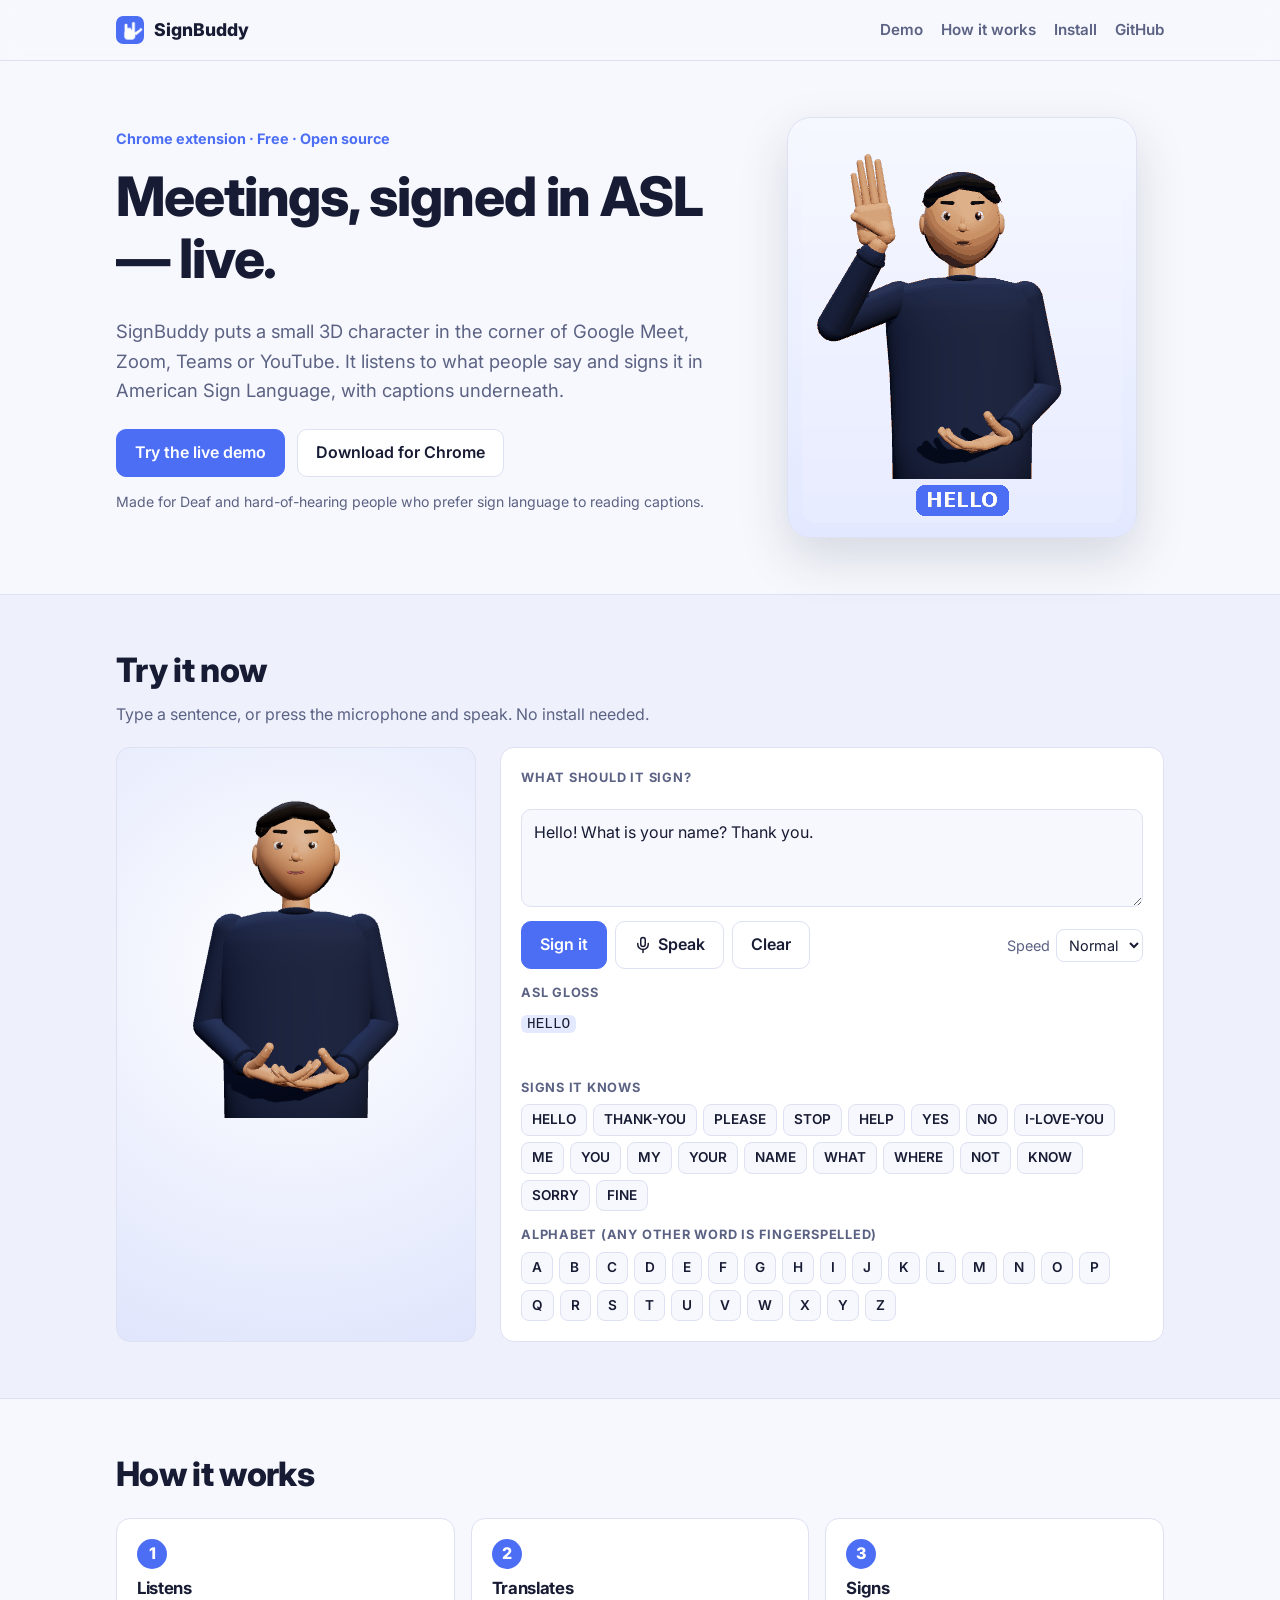
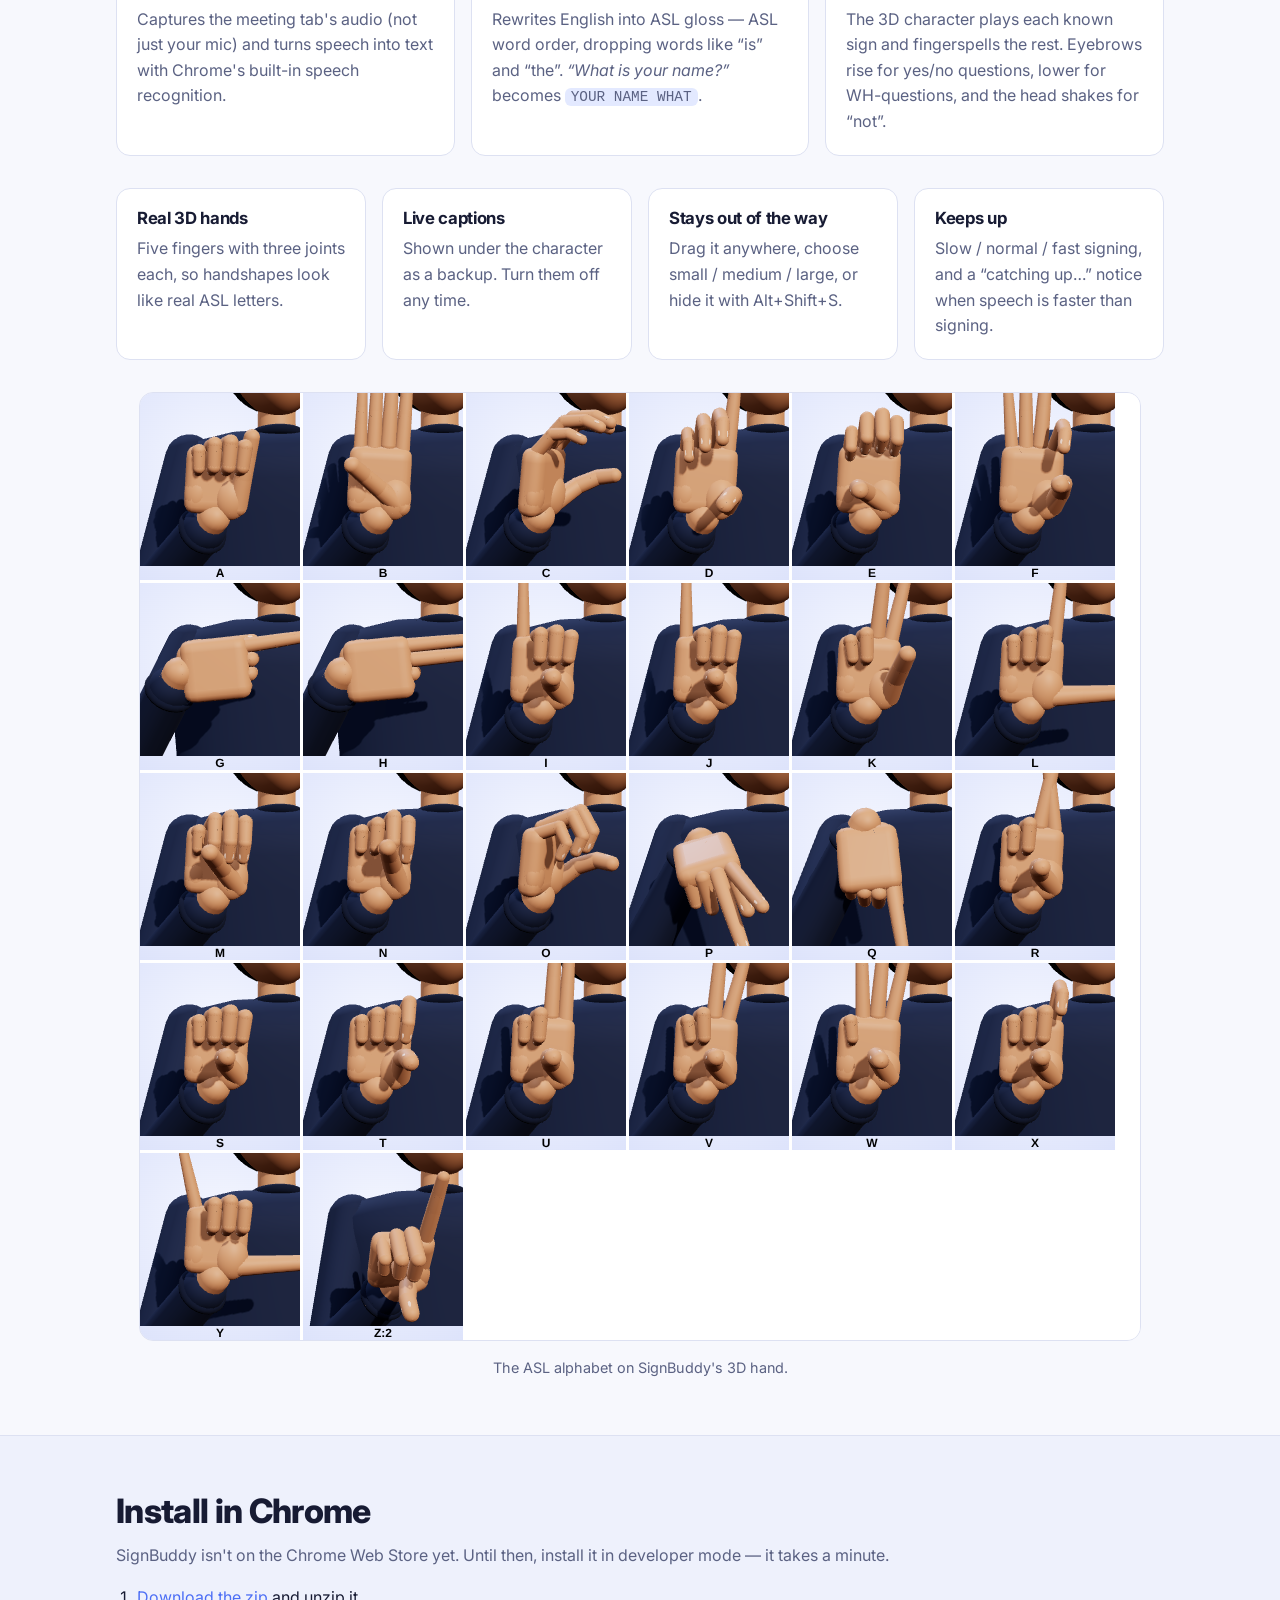
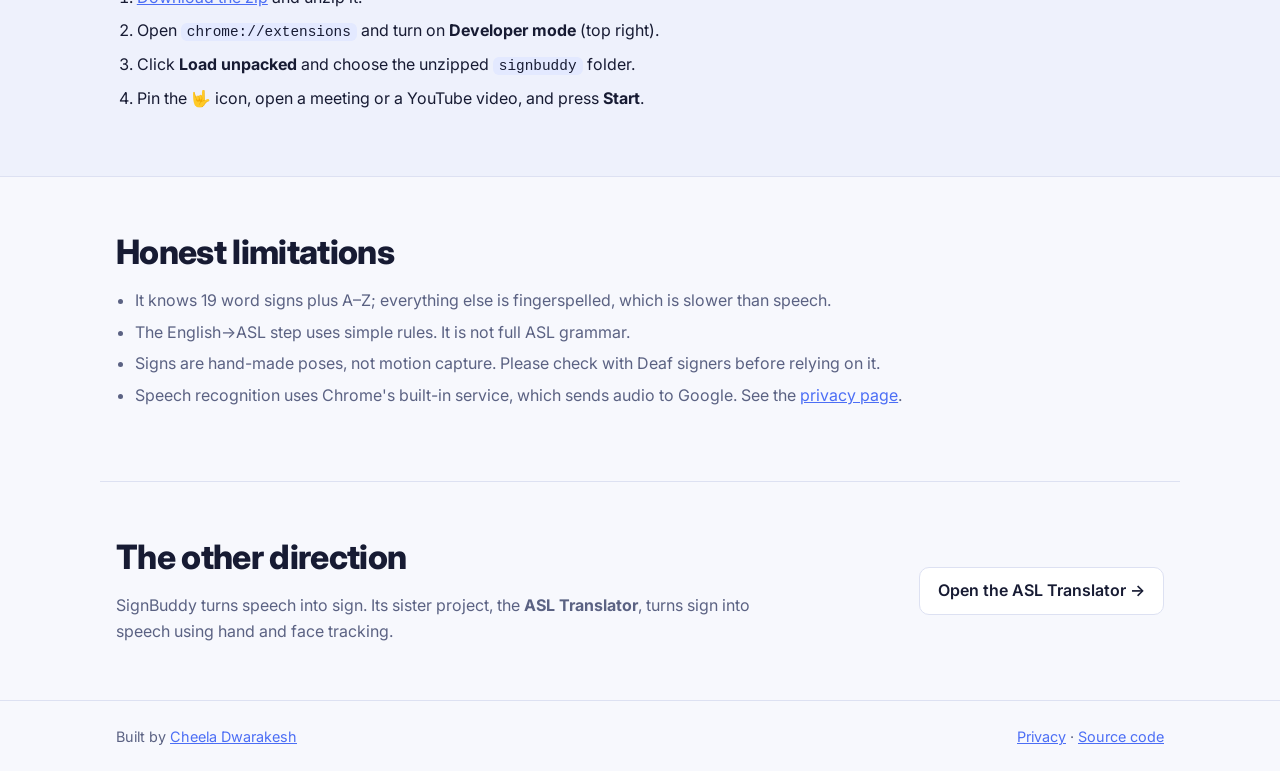
<file: index.html>
<!doctype html>
<html lang="en">
<head>
  <meta charset="utf-8">
  <meta name="viewport" content="width=device-width, initial-scale=1">
  <title>SignBuddy – live ASL signing for online meetings</title>
  <meta name="description" content="SignBuddy is a Chrome extension: a 3D character that signs meeting speech in American Sign Language, with live captions. Try the live demo.">
  <meta property="og:title" content="SignBuddy – live ASL signing for online meetings">
  <meta property="og:description" content="A 3D character that turns meeting speech into ASL, in real time. Try it in your browser.">
  <meta property="og:image" content="assets/alphabet.png">
  <link rel="icon" href="assets/icon.png">
  <link rel="preconnect" href="https://fonts.googleapis.com">
  <link rel="preconnect" href="https://fonts.gstatic.com" crossorigin>
  <link href="https://fonts.googleapis.com/css2?family=Inter:wght@400;500;600;700;800&display=swap" rel="stylesheet">
  <link rel="stylesheet" href="site.css">
</head>
<body>
  <header class="nav">
    <div class="wrap nav-in">
      <a class="brand" href="#top"><img src="assets/icon.png" alt="" width="28" height="28"> SignBuddy</a>
      <nav>
        <a href="#demo">Demo</a>
        <a href="#how">How it works</a>
        <a href="#install">Install</a>
        <a href="https://github.com/dwarakesh-007/signbuddy">GitHub</a>
      </nav>
    </div>
  </header>

  <main id="top">
    <section class="hero wrap">
      <div class="hero-text">
        <p class="eyebrow">Chrome extension · Free · Open source</p>
        <h1>Meetings, signed in ASL — live.</h1>
        <p class="lead">SignBuddy puts a small 3D character in the corner of Google Meet, Zoom, Teams or YouTube.
          It listens to what people say and signs it in American Sign Language, with captions underneath.</p>
        <div class="cta">
          <a class="btn primary" href="#demo">Try the live demo</a>
          <a class="btn" href="signbuddy-extension.zip" download>Download for Chrome</a>
        </div>
        <p class="small">Made for Deaf and hard-of-hearing people who prefer sign language to reading captions.</p>
      </div>
      <figure class="hero-art">
        <img src="assets/demo.gif" alt="The SignBuddy 3D character signing HELLO, YOUR NAME WHAT, THANK-YOU" width="320" height="391">
      </figure>
    </section>

    <section id="demo" class="band">
      <div class="wrap">
        <h2>Try it now</h2>
        <p class="sub">Type a sentence, or press the microphone and speak. No install needed.</p>
        <div class="demo">
          <div class="stage">
            <div class="chip" id="behind" hidden>catching up…</div>
            <canvas id="c" aria-label="3D signing character"></canvas>
            <div id="gloss" aria-live="polite"></div>
          </div>
          <div class="panel">
            <label for="text" class="lbl">What should it sign?</label>
            <textarea id="text" rows="3">Hello! What is your name? Thank you.</textarea>
            <div class="row">
              <button class="btn primary" id="go">Sign it</button>
              <button class="btn" id="mic"><svg class="ico" width="18" height="18" viewBox="0 0 24 24" fill="none" stroke="currentColor" stroke-width="2" stroke-linecap="round" stroke-linejoin="round" aria-hidden="true"><rect x="9" y="2" width="6" height="12" rx="3"/><path d="M19 10v1a7 7 0 0 1-14 0v-1"/><line x1="12" y1="18" x2="12" y2="22"/></svg> Speak</button>
              <button class="btn ghost" id="clear">Clear</button>
              <label class="speed">Speed
                <select id="speed"><option value="0.6">Slow</option><option value="1" selected>Normal</option><option value="1.6">Fast</option></select>
              </label>
            </div>
            <p class="glossline"><span class="lbl">ASL gloss</span> <code id="out">—</code></p>
            <p class="small" id="micnote"></p>
            <div>
              <p class="lbl">Signs it knows</p>
              <div class="chips" id="words"></div>
            </div>
            <div>
              <p class="lbl">Alphabet (any other word is fingerspelled)</p>
              <div class="chips" id="letters"></div>
            </div>
          </div>
        </div>
      </div>
    </section>

    <section id="how" class="wrap">
      <h2>How it works</h2>
      <ol class="steps">
        <li><span class="num">1</span><h3>Listens</h3><p>Captures the meeting tab's audio (not just your mic) and turns speech into text with Chrome's built-in speech recognition.</p></li>
        <li><span class="num">2</span><h3>Translates</h3><p>Rewrites English into ASL gloss — ASL word order, dropping words like “is” and “the”. <em>“What is your name?”</em> becomes <code>YOUR NAME WHAT</code>.</p></li>
        <li><span class="num">3</span><h3>Signs</h3><p>The 3D character plays each known sign and fingerspells the rest. Eyebrows rise for yes/no questions, lower for WH-questions, and the head shakes for “not”.</p></li>
      </ol>
      <div class="features">
        <div><h3>Real 3D hands</h3><p>Five fingers with three joints each, so handshapes look like real ASL letters.</p></div>
        <div><h3>Live captions</h3><p>Shown under the character as a backup. Turn them off any time.</p></div>
        <div><h3>Stays out of the way</h3><p>Drag it anywhere, choose small / medium / large, or hide it with Alt+Shift+S.</p></div>
        <div><h3>Keeps up</h3><p>Slow / normal / fast signing, and a “catching up…” notice when speech is faster than signing.</p></div>
      </div>
      <figure class="alpha">
        <img src="assets/alphabet.png" alt="The 3D hand showing the ASL alphabet A to Z" loading="lazy">
        <figcaption>The ASL alphabet on SignBuddy's 3D hand.</figcaption>
      </figure>
    </section>

    <section id="install" class="band">
      <div class="wrap">
        <h2>Install in Chrome</h2>
        <p class="sub">SignBuddy isn't on the Chrome Web Store yet. Until then, install it in developer mode — it takes a minute.</p>
        <ol class="install">
          <li><a href="signbuddy-extension.zip" download>Download the zip</a> and unzip it.</li>
          <li>Open <code>chrome://extensions</code> and turn on <b>Developer mode</b> (top right).</li>
          <li>Click <b>Load unpacked</b> and choose the unzipped <code>signbuddy</code> folder.</li>
          <li>Pin the 🤟 icon, open a meeting or a YouTube video, and press <b>Start</b>.</li>
        </ol>
      </div>
    </section>

    <section class="wrap honest">
      <h2>Honest limitations</h2>
      <ul>
        <li>It knows 19 word signs plus A–Z; everything else is fingerspelled, which is slower than speech.</li>
        <li>The English→ASL step uses simple rules. It is not full ASL grammar.</li>
        <li>Signs are hand-made poses, not motion capture. Please check with Deaf signers before relying on it.</li>
        <li>Speech recognition uses Chrome's built-in service, which sends audio to Google. See the <a href="privacy.html">privacy page</a>.</li>
      </ul>
    </section>

    <section class="wrap related">
      <div>
        <h2>The other direction</h2>
        <p>SignBuddy turns speech into sign. Its sister project, the <b>ASL Translator</b>, turns sign into speech using hand and face tracking.</p>
      </div>
      <a class="btn" href="https://dwarakesh-007.github.io/asl-translator/">Open the ASL Translator →</a>
    </section>
  </main>

  <footer>
    <div class="wrap foot">
      <span>Built by <a href="https://github.com/dwarakesh-007">Cheela Dwarakesh</a></span>
      <span><a href="privacy.html">Privacy</a> · <a href="https://github.com/dwarakesh-007/signbuddy">Source code</a></span>
    </div>
  </footer>

  <script src="extension/lib/three.min.js"></script>
  <script src="extension/content/gloss.js"></script>
  <script src="extension/content/handshapes.js"></script>
  <script src="extension/content/signs.js"></script>
  <script src="extension/content/avatar.js"></script>
  <script src="extension/content/signs3d.js"></script>
  <script src="extension/content/avatar3d.js"></script>
  <script src="extension/stt/stt.js"></script>
  <script src="extension/stt/webspeech.js"></script>
  <script src="demo.js"></script>
</body>
</html>
</file>
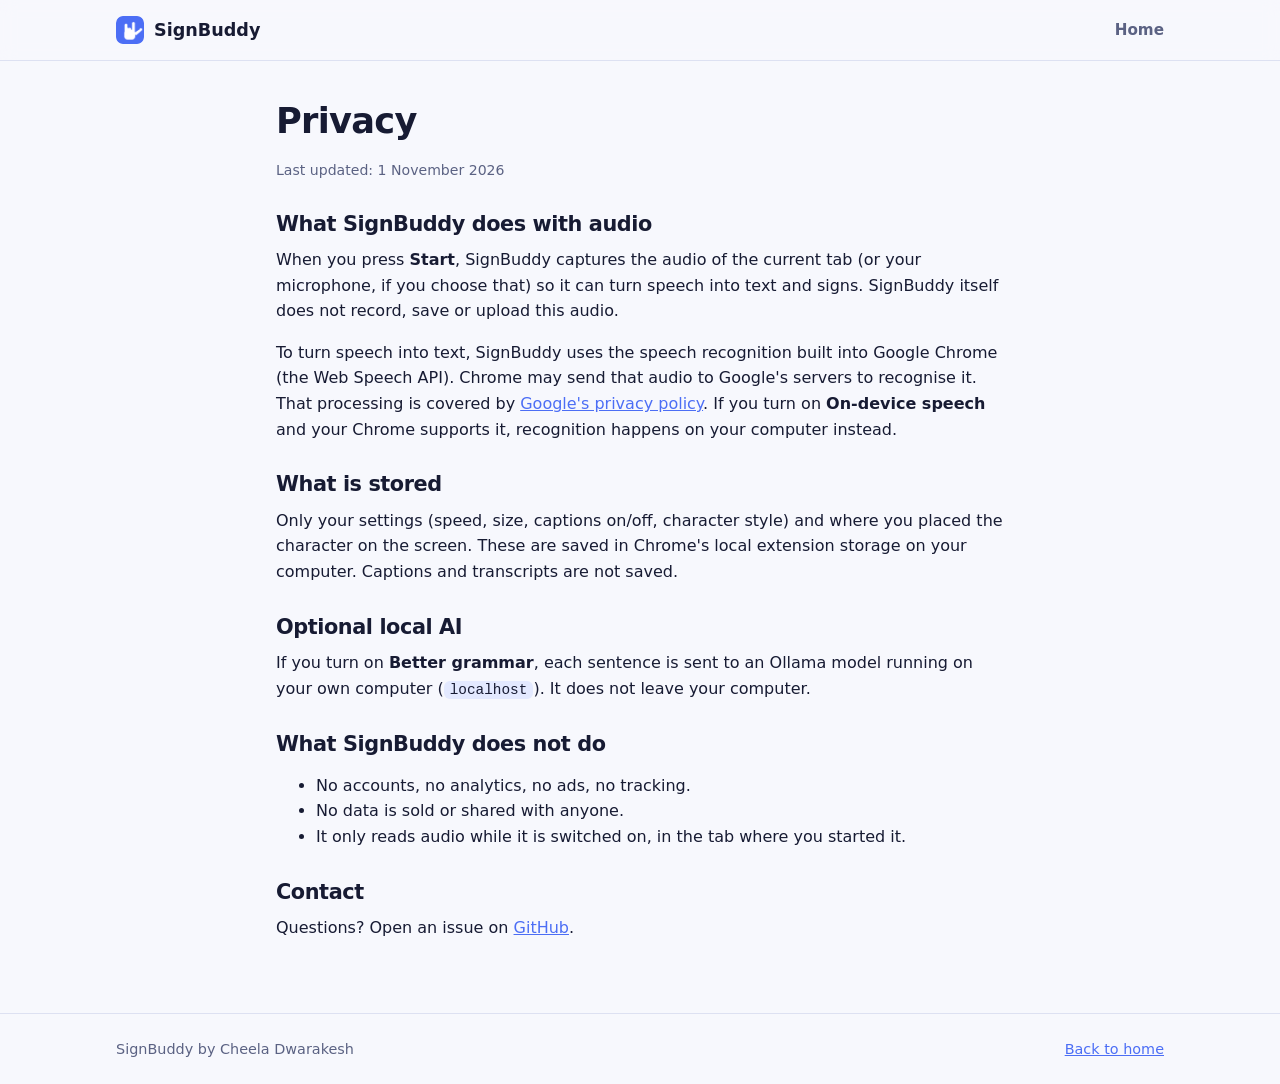
<file: privacy.html>
<!doctype html>
<html lang="en">
<head>
  <meta charset="utf-8">
  <meta name="viewport" content="width=device-width, initial-scale=1">
  <title>SignBuddy – Privacy</title>
  <link rel="icon" href="assets/icon.png">
  <link rel="stylesheet" href="site.css">
</head>
<body>
  <header class="nav">
    <div class="wrap nav-in">
      <a class="brand" href="./"><img src="assets/icon.png" alt="" width="28" height="28"> SignBuddy</a>
      <nav><a href="./">Home</a></nav>
    </div>
  </header>
  <main class="wrap" style="max-width:760px;padding-top:40px;padding-bottom:56px">
    <h1 style="font-size:2.2rem">Privacy</h1>
    <p class="small">Last updated: 1 November 2026</p>

    <h2 style="font-size:1.3rem;margin-top:1.5em">What SignBuddy does with audio</h2>
    <p>When you press <b>Start</b>, SignBuddy captures the audio of the current tab (or your microphone, if you choose that)
      so it can turn speech into text and signs. SignBuddy itself does not record, save or upload this audio.</p>
    <p>To turn speech into text, SignBuddy uses the speech recognition built into Google Chrome (the Web Speech API).
      Chrome may send that audio to Google's servers to recognise it. That processing is covered by
      <a href="https://policies.google.com/privacy">Google's privacy policy</a>. If you turn on
      <b>On-device speech</b> and your Chrome supports it, recognition happens on your computer instead.</p>

    <h2 style="font-size:1.3rem;margin-top:1.5em">What is stored</h2>
    <p>Only your settings (speed, size, captions on/off, character style) and where you placed the character on the screen.
      These are saved in Chrome's local extension storage on your computer. Captions and transcripts are not saved.</p>

    <h2 style="font-size:1.3rem;margin-top:1.5em">Optional local AI</h2>
    <p>If you turn on <b>Better grammar</b>, each sentence is sent to an Ollama model running on your own computer
      (<code>localhost</code>). It does not leave your computer.</p>

    <h2 style="font-size:1.3rem;margin-top:1.5em">What SignBuddy does not do</h2>
    <ul>
      <li>No accounts, no analytics, no ads, no tracking.</li>
      <li>No data is sold or shared with anyone.</li>
      <li>It only reads audio while it is switched on, in the tab where you started it.</li>
    </ul>

    <h2 style="font-size:1.3rem;margin-top:1.5em">Contact</h2>
    <p>Questions? Open an issue on <a href="https://github.com/dwarakesh-007/signbuddy/issues">GitHub</a>.</p>
  </main>
  <footer>
    <div class="wrap foot"><span>SignBuddy by Cheela Dwarakesh</span><a href="./">Back to home</a></div>
  </footer>
</body>
</html>
</file>
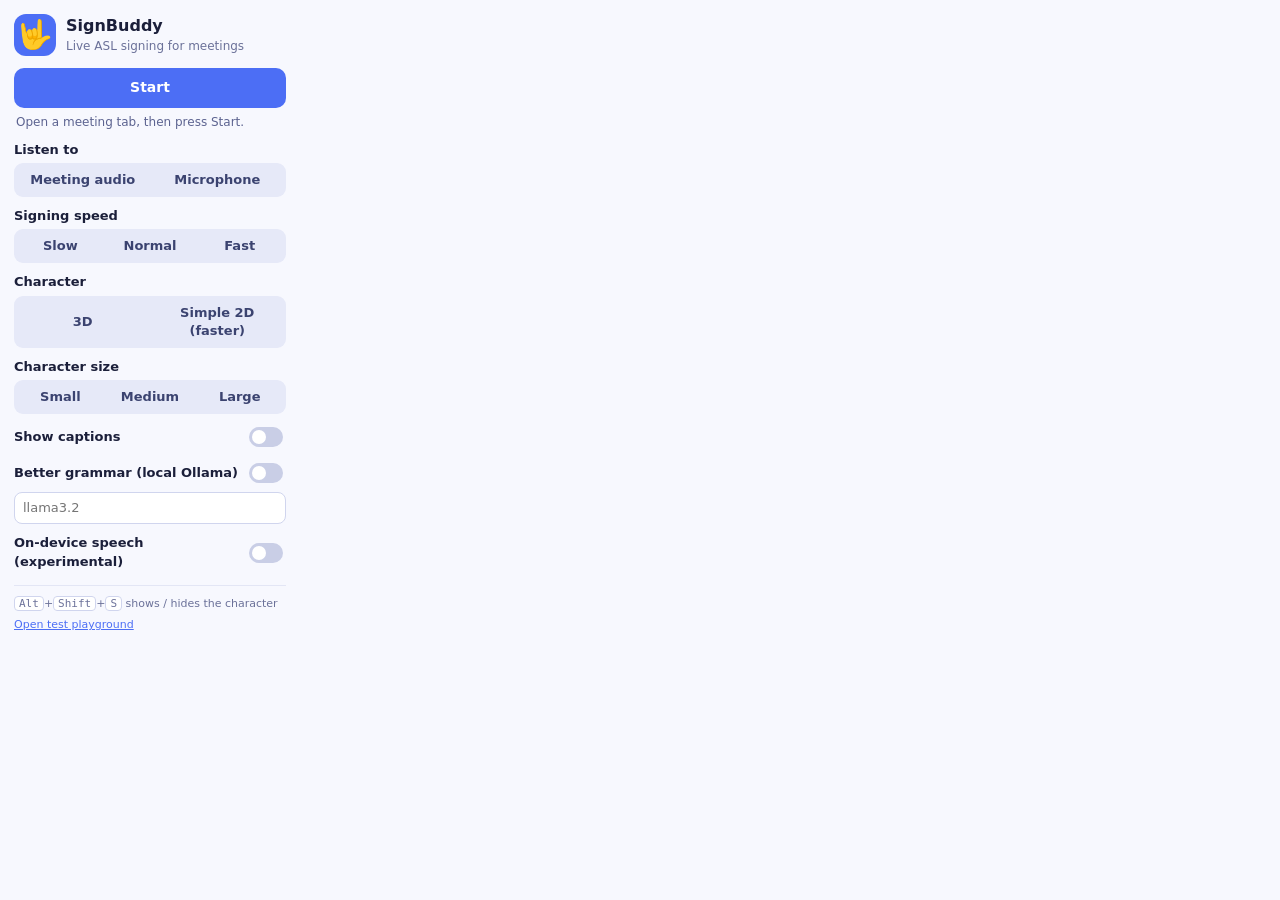
<file: extension/popup/popup.html>
<!doctype html>
<html>
<head>
  <meta charset="utf-8">
  <link rel="stylesheet" href="popup.css">
</head>
<body>
  <header>
    <div class="logo">🤟</div>
    <div>
      <h1>SignBuddy</h1>
      <p class="sub">Live ASL signing for meetings</p>
    </div>
  </header>

  <button id="startStop" class="primary">Start</button>
  <p id="status" class="status">Open a meeting tab, then press Start.</p>

  <section>
    <label>Listen to</label>
    <div class="seg" data-key="source">
      <button data-v="tab">Meeting audio</button>
      <button data-v="mic">Microphone</button>
    </div>
  </section>

  <section>
    <label>Signing speed</label>
    <div class="seg" data-key="speed">
      <button data-v="slow">Slow</button>
      <button data-v="normal">Normal</button>
      <button data-v="fast">Fast</button>
    </div>
  </section>

  <section>
    <label>Character</label>
    <div class="seg" data-key="style">
      <button data-v="3d">3D</button>
      <button data-v="2d">Simple 2D (faster)</button>
    </div>
  </section>

  <section>
    <label>Character size</label>
    <div class="seg" data-key="size">
      <button data-v="small">Small</button>
      <button data-v="medium">Medium</button>
      <button data-v="large">Large</button>
    </div>
  </section>

  <section class="row">
    <label for="captions">Show captions</label>
    <input type="checkbox" id="captions" class="switch">
  </section>

  <section class="row">
    <label for="useLLM">Better grammar (local Ollama)</label>
    <input type="checkbox" id="useLLM" class="switch">
  </section>
  <section id="llmBox" class="indent">
    <input type="text" id="llmModel" placeholder="llama3.2">
  </section>

  <section class="row">
    <label for="onDeviceSpeech">On-device speech (experimental)</label>
    <input type="checkbox" id="onDeviceSpeech" class="switch">
  </section>

  <footer>
    <span><kbd>Alt</kbd>+<kbd>Shift</kbd>+<kbd>S</kbd> shows / hides the character</span>
    <a href="#" id="playground">Open test playground</a>
  </footer>
  <script src="popup.js"></script>
</body>
</html>
</file>
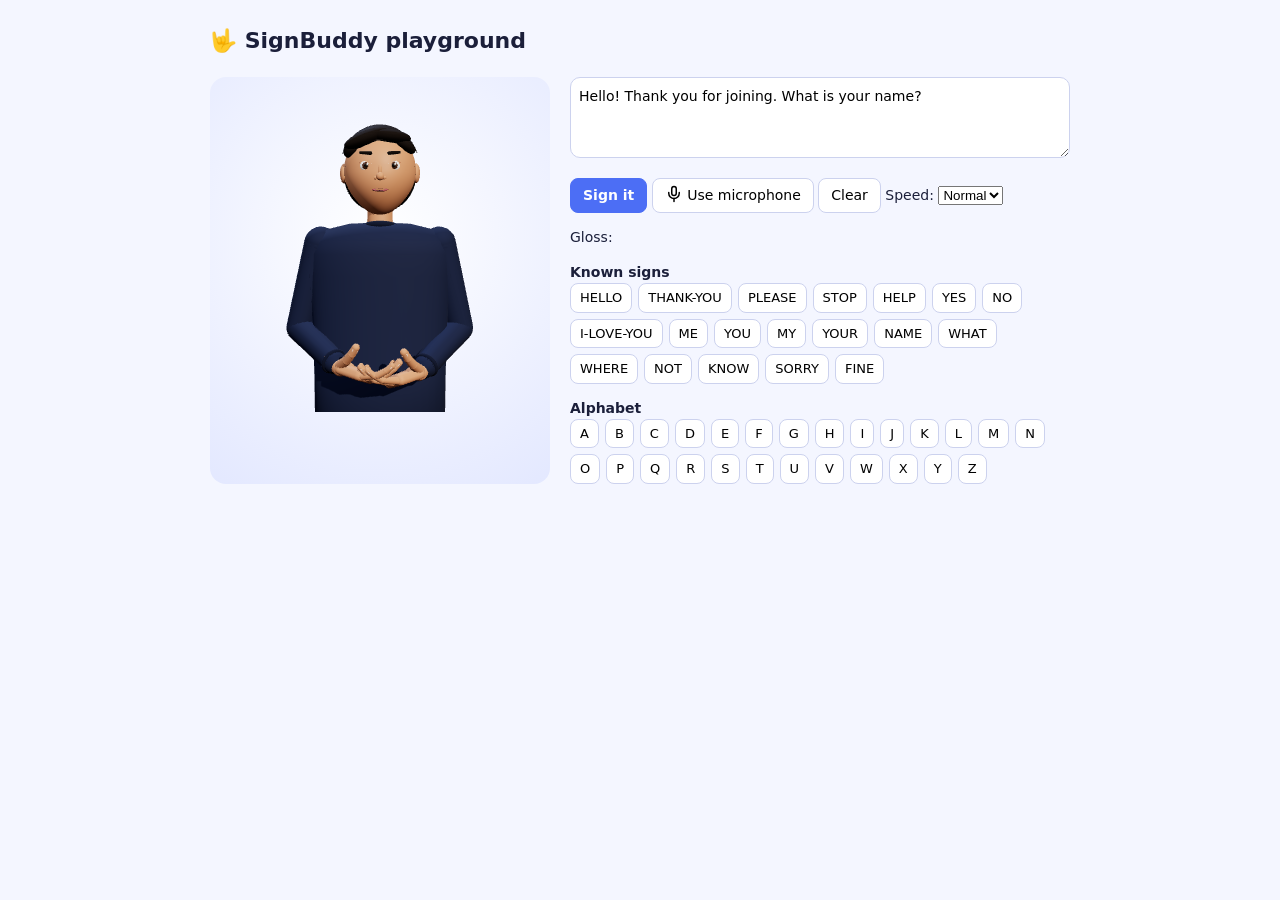
<file: extension/test/playground.html>
<!doctype html>
<html lang="en">
<head>
  <meta charset="utf-8">
  <meta name="viewport" content="width=device-width, initial-scale=1">
  <title>SignBuddy Playground</title>
  <style>
    body { font: 14px/1.5 system-ui, sans-serif; margin: 0; background: #f4f6ff; color: #1b1f3a; }
    main { max-width: 860px; margin: 0 auto; padding: 24px 16px; display: grid; gap: 20px;
      grid-template-columns: 340px 1fr; }
    @media (max-width: 720px) { main { grid-template-columns: 1fr; } }
    h1 { grid-column: 1 / -1; margin: 0; font-size: 22px; }
    .stage { background: radial-gradient(circle at 50% 40%, #fff, #e3e8ff); border-radius: 16px;
      display: flex; flex-direction: column; align-items: center; padding: 10px; }
    #gloss { min-height: 24px; font-weight: 700; margin-top: 6px; text-align: center; }
    #gloss .now { background: #4c6ef5; color: #fff; padding: 1px 6px; border-radius: 6px; }
    #gloss .l { color: #8a91b5; } #gloss .l.cur { color: #fff; }
    #gloss .next { color: #8a91b5; margin-left: 6px; }
    .panel { display: grid; gap: 14px; align-content: start; }
    textarea { width: 100%; box-sizing: border-box; font: inherit; padding: 8px; border-radius: 10px; border: 1px solid #ccd2ee; }
    button { font: inherit; padding: 6px 12px; border-radius: 8px; border: 1px solid #ccd2ee; background: #fff; cursor: pointer; }
    button.primary { background: #4c6ef5; color: #fff; border-color: #4c6ef5; font-weight: 600; }
    .chips { display: flex; flex-wrap: wrap; gap: 6px; }
    .chips button { padding: 4px 9px; font-size: 13px; }
    code { background: #e6e9f8; padding: 2px 6px; border-radius: 6px; }
    #out { font-family: ui-monospace, monospace; font-size: 13px; }
  </style>
</head>
<body>
<main>
  <h1>🤟 SignBuddy playground</h1>
  <div class="stage">
    <canvas id="c"></canvas>
    <div id="gloss"></div>
  </div>
  <div class="panel">
    <div>
      <textarea id="text" rows="3">Hello! Thank you for joining. What is your name?</textarea>
      <p>
        <button class="primary" id="go">Sign it</button>
        <button id="mic"><svg style="vertical-align:-3px" width="18" height="18" viewBox="0 0 24 24" fill="none" stroke="currentColor" stroke-width="2" stroke-linecap="round" stroke-linejoin="round" aria-hidden="true"><rect x="9" y="2" width="6" height="12" rx="3"/><path d="M19 10v1a7 7 0 0 1-14 0v-1"/><line x1="12" y1="18" x2="12" y2="22"/></svg> Use microphone</button>
        <button id="clear">Clear</button>
        Speed:
        <select id="speed"><option value="0.6">Slow</option><option value="1" selected>Normal</option><option value="1.6">Fast</option></select>
      </p>
      <div>Gloss: <span id="out"></span></div>
      <div id="backlog"></div>
    </div>
    <div>
      <b>Known signs</b>
      <div class="chips" id="words"></div>
    </div>
    <div>
      <b>Alphabet</b>
      <div class="chips" id="letters"></div>
    </div>
  </div>
</main>
<script src="../lib/three.min.js"></script>
<script src="../content/gloss.js"></script>
<script src="../content/handshapes.js"></script>
<script src="../content/signs.js"></script>
<script src="../content/avatar.js"></script>
<script src="../content/signs3d.js"></script>
<script src="../content/avatar3d.js"></script>
<script src="../stt/stt.js"></script>
<script src="../stt/webspeech.js"></script>
<script src="playground.js"></script>
</body>
</html>
</file>
<file: site.css>
:root {
  --bg: #f7f8fd;
  --band: #eef1fc;
  --card: #ffffff;
  --text: #171b33;
  --muted: #5b6283;
  --line: #dde1f2;
  --brand: #4c6ef5;
  --brand-ink: #ffffff;
  --brand-soft: #e3e9ff;
  --navy: #1e2945;
  --radius: 14px;
}
@media (prefers-color-scheme: dark) {
  :root {
    --bg: #0f1222; --band: #151a2f; --card: #1a2038; --text: #eceffd; --muted: #a3aac8;
    --line: #2b3253; --brand: #7b93ff; --brand-ink: #0f1222; --brand-soft: #232b4d;
  }
}
* { box-sizing: border-box; }
html { scroll-behavior: smooth; }
body {
  margin: 0; background: var(--bg); color: var(--text);
  font: 16px/1.6 Inter, system-ui, -apple-system, "Segoe UI", Roboto, sans-serif;
}
a { color: var(--brand); }
img { max-width: 100%; height: auto; }
code { font-family: ui-monospace, SFMono-Regular, Menlo, monospace; font-size: .9em;
  background: var(--brand-soft); padding: 1px 6px; border-radius: 6px; }
h1, h2, h3 { line-height: 1.15; letter-spacing: -0.02em; margin: 0 0 .5em; }
h1 { font-size: clamp(2.1rem, 5vw, 3.4rem); font-weight: 800; }
h2 { font-size: clamp(1.6rem, 3vw, 2.1rem); font-weight: 800; }
h3 { font-size: 1.05rem; font-weight: 700; }
p { margin: 0 0 1em; }
.wrap { max-width: 1080px; margin: 0 auto; padding: 0 16px; }
.small { font-size: .88rem; color: var(--muted); }
.sub { color: var(--muted); margin-top: -0.3em; }
.lbl { font-size: .8rem; font-weight: 700; text-transform: uppercase; letter-spacing: .06em; color: var(--muted); margin: 0 0 6px; display: block; }

/* nav */
.nav { position: sticky; top: 0; z-index: 10; background: color-mix(in srgb, var(--bg) 88%, transparent);
  backdrop-filter: blur(8px); border-bottom: 1px solid var(--line); }
.nav-in { display: flex; align-items: center; justify-content: space-between; height: 60px; gap: 12px; }
.brand { display: flex; align-items: center; gap: 10px; font-weight: 800; color: var(--text); text-decoration: none; font-size: 1.1rem; }
.brand img { border-radius: 7px; }
nav { display: flex; gap: 18px; }
nav a { color: var(--muted); text-decoration: none; font-weight: 600; font-size: .95rem; }
nav a:hover { color: var(--text); }
@media (max-width: 640px) { nav a:not(:last-child) { display: none; } }

/* buttons */
.btn { display: inline-flex; align-items: center; gap: 6px; padding: 10px 18px; border-radius: 10px;
  border: 1px solid var(--line); background: var(--card); color: var(--text); font: inherit;
  font-weight: 600; text-decoration: none; cursor: pointer; }
.btn:hover { border-color: var(--brand); }
.btn.primary { background: var(--brand); border-color: var(--brand); color: var(--brand-ink); }
.btn.primary:hover { filter: brightness(1.07); }
.btn.ghost { background: transparent; }
.btn.on { background: #e03131; border-color: #e03131; color: #fff; }
.btn .ico { flex: none; }

/* hero */
.hero { display: grid; grid-template-columns: 1.2fr .8fr; gap: 40px; align-items: center; padding-top: 56px; padding-bottom: 56px; }
.eyebrow { font-weight: 700; color: var(--brand); font-size: .9rem; }
.lead { font-size: 1.15rem; color: var(--muted); max-width: 36em; }
.cta { display: flex; flex-wrap: wrap; gap: 12px; margin: 24px 0 14px; }
.hero-art { margin: 0; justify-self: center; background: linear-gradient(180deg, #f6f8ff, #e2e8ff);
  border-radius: 24px; padding: 14px; border: 1px solid var(--line); box-shadow: 0 20px 50px rgba(30, 41, 69, .15); }
.hero-art img { display: block; border-radius: 14px; }
@media (max-width: 820px) { .hero { grid-template-columns: 1fr; padding-top: 32px; } }

/* bands */
.band { background: var(--band); border-top: 1px solid var(--line); border-bottom: 1px solid var(--line); padding: 56px 0; }
section.wrap { padding-top: 56px; padding-bottom: 56px; }

/* demo */
.demo { display: grid; grid-template-columns: 360px 1fr; gap: 24px; margin-top: 20px; }
@media (max-width: 820px) { .demo { grid-template-columns: 1fr; } }
.stage { position: relative; background: radial-gradient(circle at 50% 38%, #ffffff, #dfe5fc);
  border-radius: var(--radius); border: 1px solid var(--line); display: flex; flex-direction: column;
  align-items: center; padding: 12px 12px 16px; min-height: 420px; }
.stage canvas { display: block; max-width: 100%; }
.chip { position: absolute; left: 12px; top: 12px; background: #ffe8a3; color: #6b4e00;
  font-size: .78rem; font-weight: 700; padding: 3px 10px; border-radius: 999px; }
#gloss { min-height: 28px; font-weight: 700; text-align: center; color: #1b1f3a; letter-spacing: .02em; }
#gloss .now { background: #4c6ef5; color: #fff; padding: 2px 8px; border-radius: 7px; }
#gloss .l { color: #aab2dc; } #gloss .l.cur { color: #fff; }
#gloss .next { color: #6b739c; margin-left: 8px; font-weight: 600; }
.panel { background: var(--card); border: 1px solid var(--line); border-radius: var(--radius); padding: 20px;
  display: grid; gap: 14px; align-content: start; }
textarea { width: 100%; font: inherit; padding: 10px 12px; border-radius: 10px; border: 1px solid var(--line);
  background: var(--bg); color: var(--text); resize: vertical; }
.row { display: flex; flex-wrap: wrap; gap: 8px; align-items: center; }
.speed { margin-left: auto; font-size: .9rem; color: var(--muted); display: flex; gap: 6px; align-items: center; }
select { font: inherit; padding: 6px 8px; border-radius: 8px; border: 1px solid var(--line); background: var(--card); color: var(--text); }
.glossline { margin: 0; }
.chips { display: flex; flex-wrap: wrap; gap: 6px; }
.chips button { font: inherit; font-size: .85rem; font-weight: 600; padding: 4px 10px; border-radius: 8px;
  border: 1px solid var(--line); background: var(--bg); color: var(--text); cursor: pointer; }
.chips button:hover { border-color: var(--brand); color: var(--brand); }

/* how */
.steps { list-style: none; padding: 0; margin: 24px 0 32px; display: grid; grid-template-columns: repeat(3, 1fr); gap: 16px; }
.steps li, .features > div { background: var(--card); border: 1px solid var(--line); border-radius: var(--radius); padding: 20px; }
.steps p, .features p { color: var(--muted); margin: 0; }
.num { display: inline-grid; place-items: center; width: 30px; height: 30px; border-radius: 50%;
  background: var(--brand); color: var(--brand-ink); font-weight: 800; margin-bottom: 10px; }
.features { display: grid; grid-template-columns: repeat(4, 1fr); gap: 16px; }
@media (max-width: 900px) { .steps { grid-template-columns: 1fr; } .features { grid-template-columns: 1fr 1fr; } }
@media (max-width: 520px) { .features { grid-template-columns: 1fr; } }
.alpha { margin: 32px 0 0; text-align: center; }
.alpha img { border-radius: var(--radius); border: 1px solid var(--line); }
.alpha figcaption { color: var(--muted); font-size: .9rem; margin-top: 8px; }

/* install / honest / related */
.install { padding-left: 1.3em; margin: 16px 0 0; }
.install li { margin-bottom: 8px; }
.honest ul { padding-left: 1.2em; color: var(--muted); }
.honest li { margin-bottom: 6px; }
.related { display: flex; align-items: center; justify-content: space-between; gap: 24px; flex-wrap: wrap;
  border-top: 1px solid var(--line); }
.related p { color: var(--muted); max-width: 40em; margin: 0; }

footer { border-top: 1px solid var(--line); padding: 24px 0; color: var(--muted); font-size: .9rem; }
.foot { display: flex; justify-content: space-between; flex-wrap: wrap; gap: 8px; }
</file>
<file: extension/popup/popup.css>
* { box-sizing: border-box; }
body {
  width: 300px; margin: 0; padding: 14px;
  font: 13px/1.4 system-ui, -apple-system, "Segoe UI", Roboto, sans-serif;
  color: #1b1f3a; background: #f7f8fe;
}
header { display: flex; align-items: center; gap: 10px; margin-bottom: 12px; }
.logo { font-size: 28px; width: 42px; height: 42px; display: grid; place-items: center;
  background: #4c6ef5; border-radius: 12px; }
h1 { font-size: 16px; margin: 0; }
.sub { margin: 0; color: #6b7199; font-size: 12px; }
button { font: inherit; cursor: pointer; }
.primary { width: 100%; padding: 10px; border: none; border-radius: 10px;
  background: #4c6ef5; color: #fff; font-weight: 700; font-size: 14px; }
.primary.stop { background: #e03131; }
.primary:disabled { opacity: .6; cursor: default; }
.status { margin: 6px 2px 10px; color: #5c6390; font-size: 12px; min-height: 17px; }
.status.err { color: #c92a2a; }
section { margin: 10px 0; }
section > label { display: block; font-weight: 600; margin-bottom: 4px; }
.row { display: flex; align-items: center; justify-content: space-between; }
.row > label { margin: 0; }
.indent { margin-top: -4px; }
.indent input { width: 100%; padding: 6px 8px; border: 1px solid #d0d5ee; border-radius: 8px; font: inherit; }
.seg { display: flex; background: #e6e9f8; border-radius: 9px; padding: 3px; gap: 3px; }
.seg button { flex: 1; border: none; background: transparent; padding: 5px 4px; border-radius: 7px;
  color: #3b4370; font-weight: 600; }
.seg button.sel { background: #fff; color: #4c6ef5; box-shadow: 0 1px 3px rgba(0,0,0,.12); }
.switch { appearance: none; width: 34px; height: 20px; background: #c9cee6; border-radius: 999px;
  position: relative; cursor: pointer; transition: background .15s; flex: none; }
.switch::after { content: ""; position: absolute; top: 3px; left: 3px; width: 14px; height: 14px;
  background: #fff; border-radius: 50%; transition: left .15s; }
.switch:checked { background: #4c6ef5; }
.switch:checked::after { left: 17px; }
footer { margin-top: 14px; padding-top: 10px; border-top: 1px solid #e3e6f5; display: flex;
  flex-direction: column; gap: 6px; color: #6b7199; font-size: 11px; }
kbd { background: #fff; border: 1px solid #d0d5ee; border-radius: 4px; padding: 0 4px; font-size: 11px; }
a { color: #4c6ef5; }
</file>
